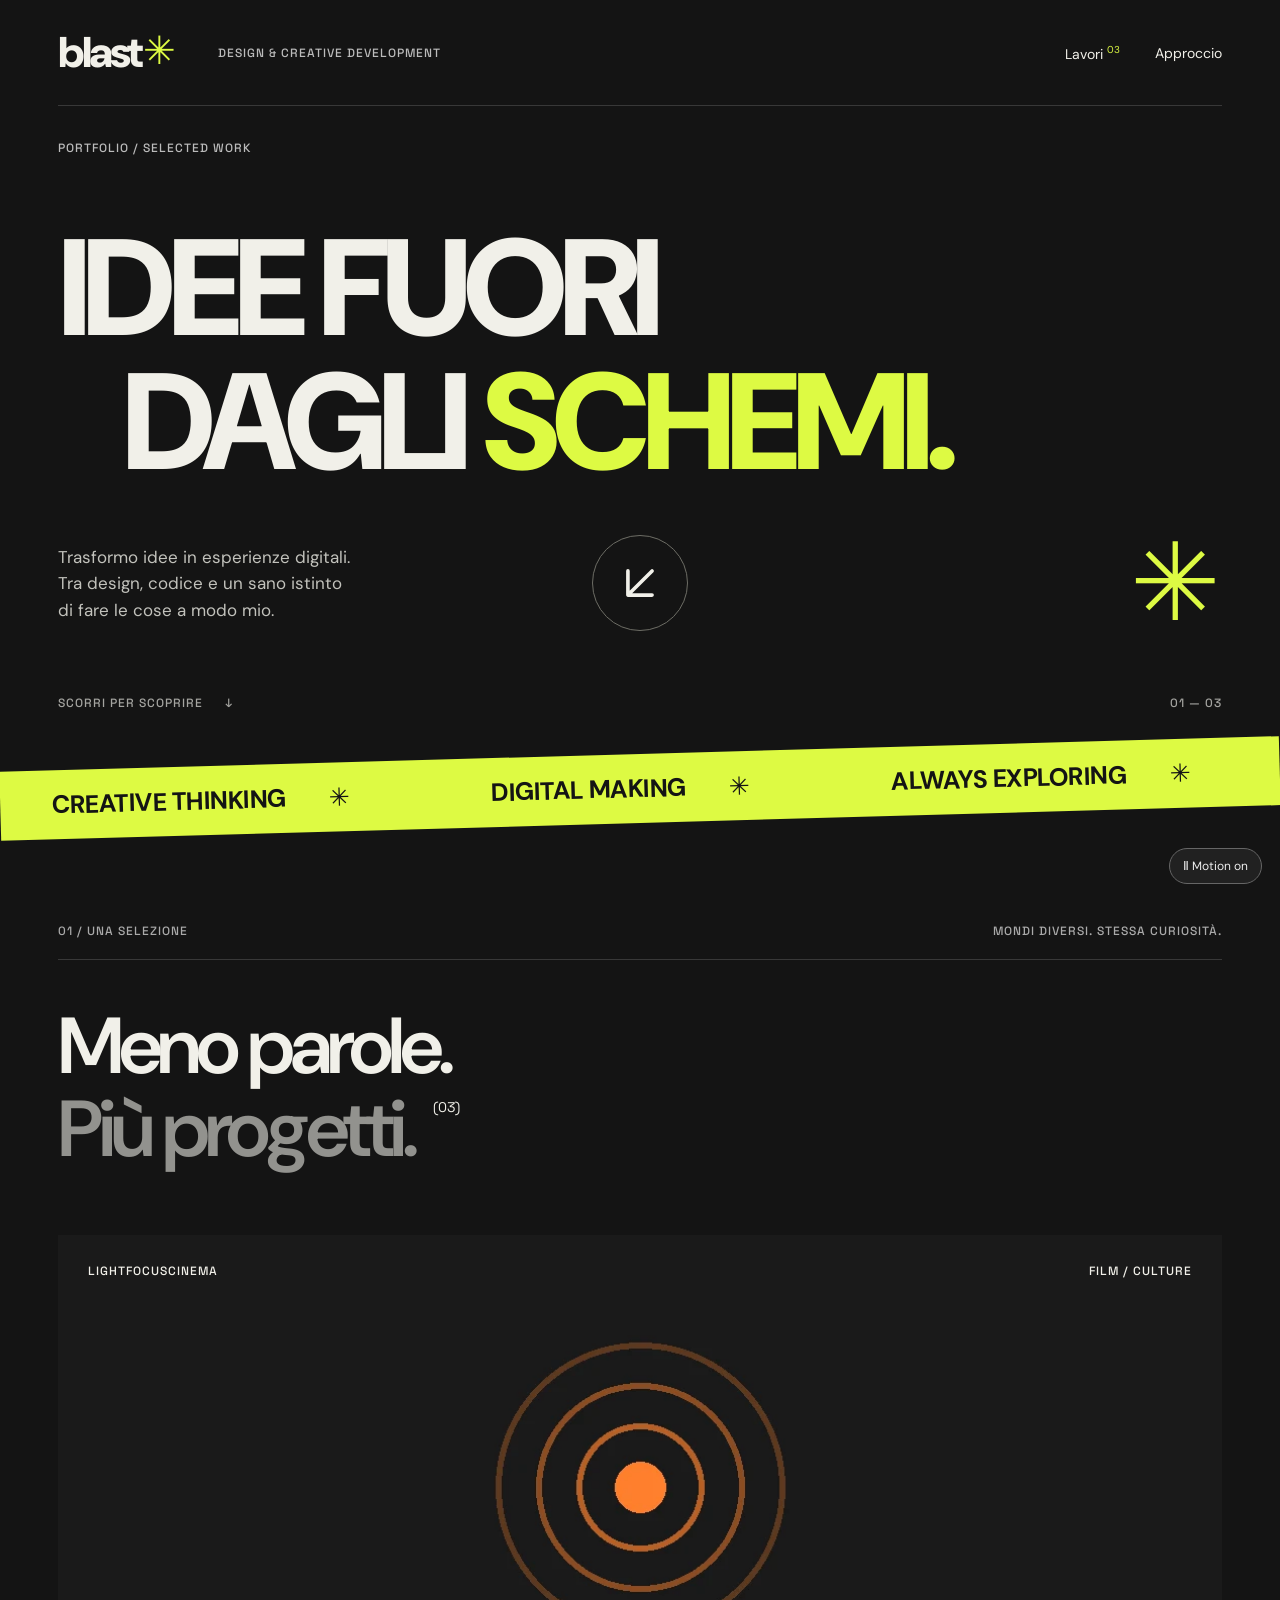
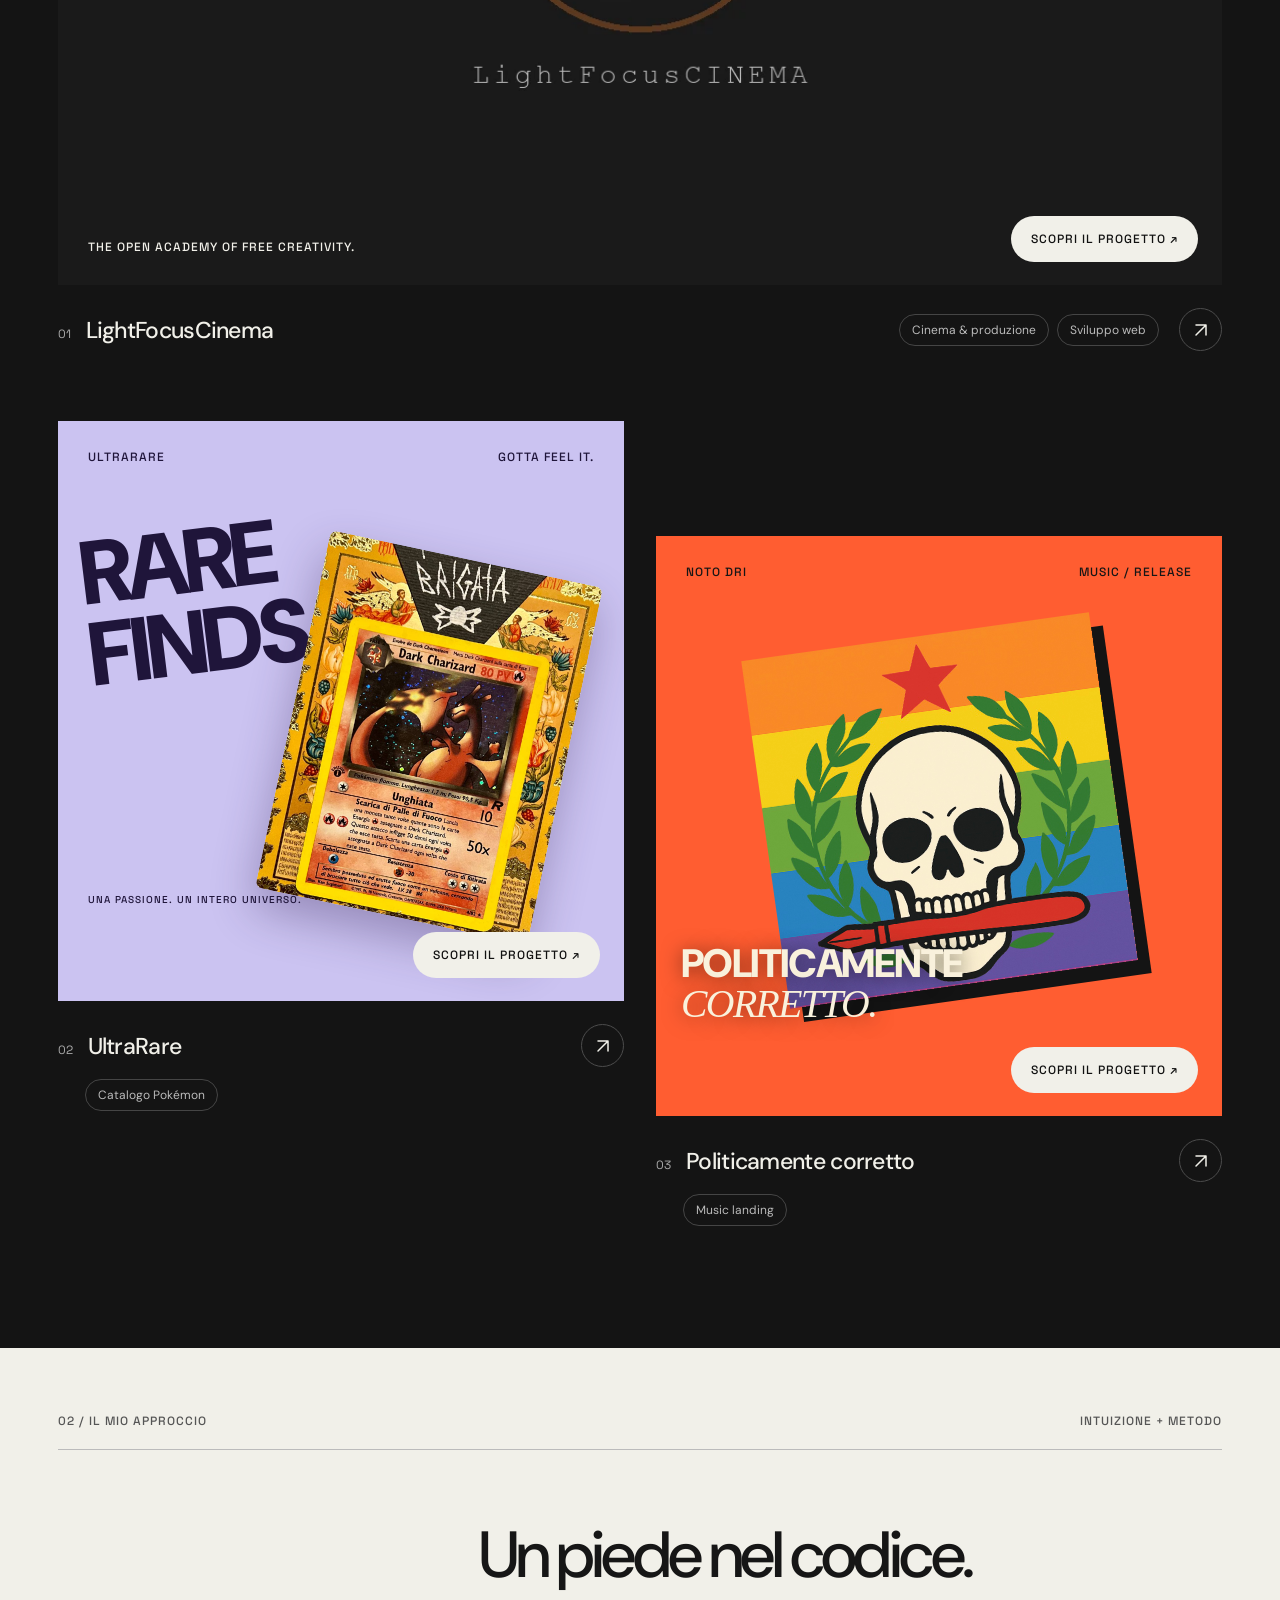
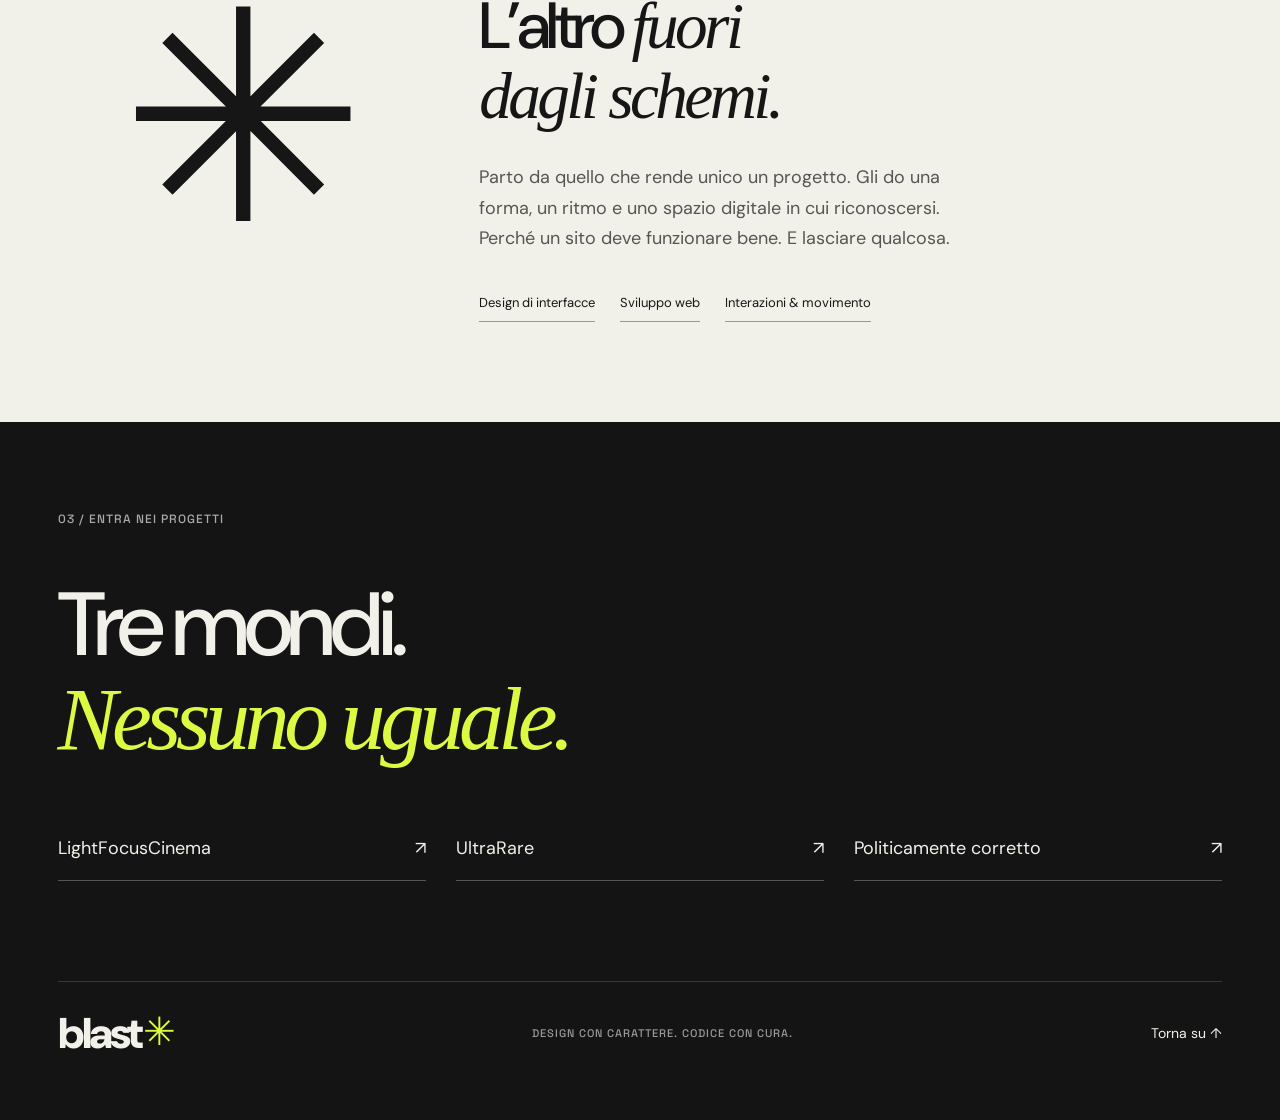
<file: index.html>
<!doctype html>
<html lang="it">
<head>
  <meta charset="utf-8"><meta name="viewport" content="width=device-width,initial-scale=1">
  <meta name="theme-color" content="#141414">
  <title>Blast — Idee fuori dagli schemi. Esperienze digitali.</title>
  <meta name="description" content="Il portfolio di Blast. Design e sviluppo web tra cinema, musica e collezionismo: scopri UltraRare, LightFocusCinema e Politicamente corretto.">
  <link rel="icon" type="image/svg+xml" href="data:image/svg+xml,%3Csvg xmlns='http://www.w3.org/2000/svg' viewBox='0 0 32 32'%3E%3Crect width='32' height='32' rx='7' fill='%23ddfa43'/%3E%3Cpath d='M16 5v22M5 16h22M8.2 8.2l15.6 15.6M8.2 23.8L23.8 8.2' fill='none' stroke='%23141414' stroke-width='4'/%3E%3C/svg%3E">
  <link rel="preconnect" href="https://fonts.googleapis.com"><link rel="preconnect" href="https://fonts.gstatic.com" crossorigin>
  <link href="https://fonts.googleapis.com/css2?family=Space+Grotesk:wght@400;500;600;700&family=DM+Sans:wght@400;500;600;700;800;900;1000&display=swap" rel="stylesheet">
  <link rel="stylesheet" href="style.css"><link rel="stylesheet" href="asterisk-cursor.css"><script src="app.js" defer></script><script src="asterisk-cursor.js" defer></script>
</head>
<body>
  <a class="skip" href="#lavori">Vai ai progetti</a>
  <div class="progress" aria-hidden="true"></div>
  <header class="nav">
    <a class="brand" href="#" aria-label="Blast, inizio pagina">blast<span>✳</span></a>
    <span class="nav-caption">DESIGN & CREATIVE DEVELOPMENT</span>
    <nav aria-label="Navigazione principale"><a href="#lavori">Lavori <sup>03</sup></a><a href="#approccio">Approccio</a></nav>
  </header>
  <main>
    <section class="hero" aria-labelledby="hero-title">
      <div class="hero-meta"><span>PORTFOLIO / SELECTED WORK</span></div>
      <h1 id="hero-title"><span class="title-line">IDEE FUORI</span><span class="title-line second">DAGLI <em>SCHEMI.</em></span></h1>
      <div class="hero-bottom"><p>Trasformo idee in esperienze digitali.<br>Tra design, codice e un sano istinto<br>di fare le cose a modo mio.</p><a class="round-link" href="#lavori" aria-label="Scopri i lavori selezionati"><svg class="circle-arrow" viewBox="0 0 24 24" fill="none" stroke="currentColor" stroke-width="1.5" stroke-linecap="round" stroke-linejoin="round" aria-hidden="true" focusable="false"><path d="M17 7 7 17M7 7v10h10"/></svg></a><div class="hero-note"><span class="asterisk" aria-hidden="true">✳</span></div></div>
      <div class="hero-index"><span>SCORRI PER SCOPRIRE</span><span>↓</span><span>01 — 03</span></div>
    </section>
    <div class="ticker" aria-hidden="true">
      <div class="ticker-track">
        <div class="ticker-group"><span>CREATIVE THINKING <b>✳</b></span><span>DIGITAL MAKING <b>✳</b></span><span>ALWAYS EXPLORING <b>✳</b></span></div>
        <div class="ticker-group"><span>CREATIVE THINKING <b>✳</b></span><span>DIGITAL MAKING <b>✳</b></span><span>ALWAYS EXPLORING <b>✳</b></span></div>
      </div>
    </div>
    <section class="work" id="lavori" aria-labelledby="work-title">
      <div class="section-top"><span class="eyebrow">01 / UNA SELEZIONE</span><span>MONDI DIVERSI. STESSA CURIOSITÀ.</span></div>
      <h2 id="work-title">Meno parole.<br><span>Più progetti.</span><sup>(03)</sup></h2>
      <article class="project project-cinema" data-project="cinema">
        <button class="project-art cinema-art" data-open="cinema" aria-label="Scopri il progetto LightFocusCinema"><img src="assets/lightfocuscinema-logo.webp" alt="Logo LightFocusCinema" width="400" height="500" loading="lazy"><div class="art-top"><span>LIGHTFOCUSCINEMA</span><span>FILM / CULTURE</span></div><span class="art-caption">THE OPEN ACADEMY OF FREE CREATIVITY.</span><span class="view-project">SCOPRI IL PROGETTO ↗</span></button>
        <div class="project-info"><div><span class="project-number">01</span><h3>LightFocusCinema</h3></div><div class="project-tags"><span>Cinema & produzione</span><span>Sviluppo web</span></div><button class="arrow-button" data-open="cinema" aria-label="Apri LightFocusCinema"><svg class="circle-arrow" viewBox="0 0 24 24" fill="none" stroke="currentColor" stroke-width="1.5" stroke-linecap="round" stroke-linejoin="round" aria-hidden="true" focusable="false"><path d="M7 17 17 7M7 7h10v10"/></svg></button></div>
      </article>
      <div class="project-grid">
        <article class="project" data-project="ultrarare"><button class="project-art rare-art" data-open="ultrarare" aria-label="Scopri il progetto UltraRare"><div class="art-top"><span>ULTRARARE</span><span>GOTTA FEEL IT.</span></div><span class="rare-word" aria-hidden="true">RARE<br>FINDS.</span><img src="assets/ultrarare.jpeg" alt="Carta Dark Charizard dalla collezione UltraRare" loading="lazy"><span class="art-caption">UNA PASSIONE. UN INTERO UNIVERSO.</span><span class="view-project">SCOPRI IL PROGETTO ↗</span></button><div class="project-info"><div><span class="project-number">02</span><h3>UltraRare</h3></div><div class="project-tags"><span>Catalogo Pokémon</span></div><button class="arrow-button" data-open="ultrarare" aria-label="Apri UltraRare"><svg class="circle-arrow" viewBox="0 0 24 24" fill="none" stroke="currentColor" stroke-width="1.5" stroke-linecap="round" stroke-linejoin="round" aria-hidden="true" focusable="false"><path d="M7 17 17 7M7 7h10v10"/></svg></button></div></article>
        <article class="project project-noto" data-project="noto"><button class="project-art noto-art" data-open="noto" aria-label="Scopri il progetto Politicamente corretto"><div class="art-top"><span>NOTO DRI</span><span>MUSIC / RELEASE</span></div><img src="assets/noto.jpeg" alt="Copertina di Politicamente corretto di Noto Dri" loading="lazy"><span class="noto-word">POLITICAMENTE<br><i>CORRETTO.</i></span><span class="view-project">SCOPRI IL PROGETTO ↗</span></button><div class="project-info"><div><span class="project-number">03</span><h3>Politicamente corretto</h3></div><div class="project-tags"><span>Music landing</span></div><button class="arrow-button" data-open="noto" aria-label="Apri Politicamente corretto"><svg class="circle-arrow" viewBox="0 0 24 24" fill="none" stroke="currentColor" stroke-width="1.5" stroke-linecap="round" stroke-linejoin="round" aria-hidden="true" focusable="false"><path d="M7 17 17 7M7 7h10v10"/></svg></button></div></article>
      </div>
    </section>
    <section class="approach" id="approccio"><div class="section-top"><span class="eyebrow">02 / IL MIO APPROCCIO</span><span>INTUIZIONE + METODO</span></div><div class="approach-content"><span class="big-star" aria-hidden="true">✳</span><div><h2>Un piede nel codice.<br>L’altro <em>fuori<br>dagli schemi.</em></h2><p>Parto da quello che rende unico un progetto. Gli do una forma, un ritmo e uno spazio digitale in cui riconoscersi. Perché un sito deve funzionare bene. E lasciare qualcosa.</p><div class="skills"><span>Design di interfacce</span><span>Sviluppo web</span><span>Interazioni & movimento</span></div></div></div></section>
    <section class="end-section" id="esplora"><span class="eyebrow">03 / ENTRA NEI PROGETTI</span><h2>Tre mondi.<br><em>Nessuno uguale.</em></h2><div class="project-links"><button data-open="cinema">LightFocusCinema <span>↗</span></button><button data-open="ultrarare">UltraRare <span>↗</span></button><button data-open="noto">Politicamente corretto <span>↗</span></button></div></section>
  </main>
  <footer><a class="brand" href="#">blast<span>✳</span></a><span>DESIGN CON CARATTERE. CODICE CON CURA.</span><a href="#">Torna su ↑</a></footer>
  <button class="motion-toggle" aria-pressed="false" title="Metti in pausa le animazioni">Ⅱ <span>Motion on</span></button>
  <dialog id="project-dialog" aria-labelledby="dialog-title"><button class="dialog-close" aria-label="Chiudi progetto">×</button><div class="dialog-image"><img alt="" id="dialog-img"></div><div class="dialog-body"><span class="eyebrow" id="dialog-category"></span><h2 id="dialog-title"></h2><p id="dialog-description"></p><div id="dialog-links"></div></div></dialog>
</body>
</html>
</file>
<file: style.css>
:root{--bg:#141414;--paper:#f1f0e9;--acid:#ddfa43;--line:#383838;--muted:#aaa;font-family:'DM Sans',Arial,sans-serif;color:var(--paper);background:var(--bg);font-synthesis:none;scroll-behavior:smooth;scroll-padding-top:90px}*{box-sizing:border-box}body{margin:0}button,a{-webkit-tap-highlight-color:transparent}a{color:inherit;text-decoration:none}button{font:inherit;color:inherit;cursor:pointer}button:focus-visible,a:focus-visible{outline:3px solid var(--acid);outline-offset:6px}::selection{background:var(--acid);color:var(--bg)}.skip{position:fixed;top:-80px;left:20px;background:var(--acid);color:#111;padding:15px;z-index:100}.skip:focus{top:15px}.progress{position:fixed;top:0;left:0;height:3px;width:0;background:var(--acid);z-index:50}.nav{height:106px;margin:0 4.5%;display:flex;align-items:center;border-bottom:1px solid var(--line);gap:45px}.brand{font-size:43px;font-weight:1000;letter-spacing:-3px;line-height:1}.brand span{color:var(--acid);display:inline-block;font-size:39px;vertical-align:top;margin-left:3px}.nav-caption,.eyebrow,.hero-meta,.hero-index,.section-top,.hero-note,.art-top,.art-caption,.view-project,footer>span{font-family:'Space Grotesk',sans-serif;font-size:12px;letter-spacing:1px;font-weight:500}.nav-caption{color:#bbb}.nav nav{margin-left:auto;display:flex;gap:35px;align-items:center;font-size:14px}.nav nav>a{padding:10px 0}.nav sup{font-size:10px;color:var(--acid)}.nav .nav-cta{border:1px solid #626262;border-radius:30px;padding:12px 22px}.hero{padding:34px 4.5% 23px;overflow:hidden}.hero-meta{display:flex;justify-content:space-between;color:#bbb}.hero h1{font-size:clamp(74px,10.7vw,180px);font-weight:900;line-height:.98;letter-spacing:-.065em;margin:65px 0 40px}.title-line{display:block}.hero h1 em{font-style:normal;color:var(--acid)}.second{padding-left:5.5%}.hero-bottom{display:grid;grid-template-columns:1fr 1fr 1fr;align-items:center;margin-bottom:58px}.hero-bottom p{font-size:17px;line-height:1.55;color:#c2c2bc;margin:0}.round-link{justify-self:center;width:96px;height:96px;border:1px solid #6d6d65;border-radius:50%;font-size:58px;display:grid;place-items:center;transition:background .3s,color .3s,transform .3s}.round-link:hover{background:var(--acid);color:#141414;transform:rotate(-45deg)}.hero-note{display:flex;align-items:center;gap:23px;justify-content:end;line-height:1.7}.asterisk{font-size:108px;line-height:1;color:var(--acid);display:inline-block;animation:rotate 25s linear infinite}.hero-index{display:flex;align-items:center;gap:22px;color:#a4a4a0;font-size:12px}.hero-index>span:last-child{margin-left:auto}.ticker{background:var(--acid);color:#141414;overflow:hidden;padding:18px 0;transform:rotate(-1.6deg);margin:20px 0 45px;width:100%;font-size:25px;font-weight:700;letter-spacing:-.5px}.ticker-track{display:flex;width:max-content;animation:marquee 35s linear infinite;white-space:nowrap}.ticker-group{display:flex;flex-shrink:0;align-items:center;justify-content:space-around;min-width:100vw}.ticker-group>span{flex-shrink:0}.ticker b{padding:0 38px}.work{padding:55px 4.5% 90px}.section-top{display:flex;justify-content:space-between;color:#aaa;padding-bottom:20px;border-bottom:1px solid var(--line)}.work h2{font-size:clamp(50px,6.2vw,100px);font-weight:600;letter-spacing:-.06em;line-height:1.04;margin:45px 0 65px}.work h2>span{color:#92928e}.work h2 sup{font:14px 'Space Grotesk',sans-serif;letter-spacing:0;vertical-align:top;display:inline-block;margin:10px 0 0 18px}.project-art{width:100%;border:0;position:relative;display:block;overflow:hidden;text-align:left;padding:0;isolation:isolate}.cinema-art{height:650px;background:#303328}.cinema-art>img{width:100%;height:100%;object-fit:cover;object-position:50% 42%;filter:brightness(.65);transition:transform 1s,filter 1s}.cinema-art:after{content:'';position:absolute;inset:0;background:linear-gradient(0deg,#0007,transparent 80%);z-index:0;pointer-events:none}.art-top{position:absolute;z-index:2;top:28px;left:30px;right:30px;display:flex;justify-content:space-between;font-size:12px}.cinema-title{position:absolute;z-index:1;left:5%;top:17%;font-size:clamp(60px,7.5vw,120px);line-height:.92;letter-spacing:-.06em;font-weight:800}.cinema-title i{font-family:Georgia,serif;font-weight:400}.art-caption{position:absolute;bottom:30px;left:30px;z-index:2}.view-project{position:absolute;z-index:3;bottom:23px;right:24px;background:var(--paper);color:#111;border-radius:28px;padding:15px 20px;transition:background .25s}.project-art:hover .view-project{background:var(--acid)}.project-art:hover>img{transform:scale(1.04)}.project-info{display:flex;align-items:center;gap:20px;padding:23px 0 32px}.project-info>div:first-child{display:flex;align-items:baseline;gap:15px}.project-number{font:12px 'Space Grotesk';color:#aaa}.project-info h3{font-size:23px;letter-spacing:-.7px;font-weight:500;margin:0}.project-tags{display:flex;gap:8px;margin-left:auto}.project-tags>span{border:1px solid #454545;border-radius:20px;padding:7px 12px;font-size:12px;color:#bbb}.arrow-button{border:1px solid #4c4c4c;border-radius:50%;width:43px;height:43px;background:none;font-size:24px;flex-shrink:0}.arrow-button:hover{background:var(--acid);color:#141414}.project-grid{display:grid;grid-template-columns:1fr 1fr;gap:32px;margin-top:38px}.project-grid .project-art{height:580px}.project-grid .project-info{flex-wrap:wrap;gap:12px}.project-grid .project-tags{margin-left:27px;order:3;flex-basis:100%}.project-grid .arrow-button{margin-left:auto}.project-noto{margin-top:115px}.rare-art{background:#cbc3f1;color:#1f153a}.rare-word{position:absolute;top:100px;left:25px;font-size:clamp(70px,7vw,115px);line-height:.9;letter-spacing:-.06em;font-weight:1000;transform:rotate(-7deg)}.rare-art>img{position:absolute;height:63%;width:49%;object-fit:cover;top:23%;left:41%;transform:rotate(12deg);box-shadow:0 20px 45px #33205555;transition:transform .7s;border-radius:7px}.rare-art:hover>img{transform:rotate(3deg) translateY(-15px)}.rare-art .art-caption{font-size:10px;bottom:95px}.noto-art{background:#ff5d31;color:#161616}.noto-art>img{position:absolute;width:62%;left:19%;top:17%;transform:rotate(-8deg);transition:transform .7s;box-shadow:12px 15px 0 #141414}.noto-art:hover>img{transform:rotate(0)}.noto-word{position:absolute;left:25px;bottom:92px;font-size:clamp(26px,3.1vw,49px);line-height:1;letter-spacing:-.04em;font-weight:900;color:#f9f1dc;text-shadow:0 2px 20px #0008}.noto-word i{font-family:Georgia,serif;font-weight:400}.approach{padding:65px 4.5% 100px;background:var(--paper);color:#161616}.approach .section-top{color:#555;border-color:#bbb}.approach-content{display:grid;grid-template-columns:1fr 2fr;gap:50px;padding-top:70px}.big-star{font-size:clamp(130px,23vw,330px);line-height:1;display:block;align-self:center;justify-self:center}.approach h2{font-size:clamp(40px,5.1vw,80px);font-weight:500;line-height:1.08;letter-spacing:-.055em;margin:0 0 30px}.approach h2 em{font-family:Georgia,serif;font-weight:400}.approach p{max-width:510px;font-size:18px;line-height:1.7;color:#555}.skills{display:flex;flex-wrap:wrap;gap:10px;margin-top:30px}.skills span{font-size:13px;border-bottom:1px solid #999;padding:10px 0;margin-right:15px}.end-section{padding:85px 4.5% 100px}.end-section>.eyebrow{color:#aaa}.end-section h2{font-size:clamp(50px,7vw,105px);letter-spacing:-.06em;font-weight:500;line-height:1.05;margin:50px 0}.end-section h2 em{color:var(--acid);font-family:Georgia,serif;font-weight:400}.project-links{display:grid;grid-template-columns:repeat(3,1fr);gap:30px}.project-links button{border:0;border-bottom:1px solid #555;background:none;padding:20px 0;text-align:left;font-size:18px;display:flex;justify-content:space-between;gap:10px}.project-links button:hover{color:var(--acid)}footer{margin:0 4.5%;padding:30px 0 65px;border-top:1px solid var(--line);display:flex;justify-content:space-between;align-items:center;gap:20px}footer>span{color:#999;font-size:11px}footer>a:last-child{font-size:14px}.motion-toggle{position:fixed;bottom:16px;right:18px;z-index:20;background:#242424e8;border:1px solid #666;color:#eee;padding:9px 13px;border-radius:25px;font-size:12px;backdrop-filter:blur(10px)}dialog{background:var(--paper);color:#171717;border:0;padding:0;width:min(880px,92vw);max-height:88vh;overflow:auto}dialog::backdrop{background:#000b;backdrop-filter:blur(9px)}.dialog-close{position:absolute;z-index:2;right:16px;top:16px;border:0;border-radius:50%;background:var(--acid);color:#171717;width:44px;height:44px;font-size:30px}.dialog-image{height:260px;background:#222}.dialog-image img{width:100%;height:100%;object-fit:cover}.dialog-body{padding:35px}.dialog-body h2{font-size:40px;line-height:1.05;letter-spacing:-1.5px;margin:15px 0}.dialog-body p{font-size:17px;line-height:1.6;color:#555}.dialog-body a{display:inline-flex;padding:14px 20px;background:#161616;color:white;margin:10px 8px 0 0}.dialog-body a:hover{background:#404040}.dialog-body .link-note{font-size:14px}.reveal{transition:opacity .8s,translate .8s}.reveal.waiting{opacity:0;translate:0 45px}.paused *{animation-play-state:paused!important}.paused{scroll-behavior:auto}.paused .reveal{transition:none}.paused .reveal.waiting{opacity:1;translate:0}.paused .project-art>img{transition:none}@keyframes rotate{to{transform:rotate(360deg)}}@keyframes marquee{to{transform:translateX(-50%)}}@media(min-width:1600px){.nav,.hero,.work,.approach,.end-section,footer{padding-left:max(4.5%,calc((100vw - 1600px)/2));padding-right:max(4.5%,calc((100vw - 1600px)/2))}.nav,footer{margin:0}.hero h1{font-size:170px}}@media(max-width:900px){.nav-caption{display:none}.hero h1{margin-top:65px}.hero-note{gap:12px}.hero-note>span:last-child{font-size:10px}.asterisk{font-size:80px}.cinema-art{height:530px}.project-grid .project-art{height:440px}.project-info h3{font-size:19px}.project-cinema .project-tags{display:none}.noto-word{bottom:95px}.rare-art>img{height:58%;width:53%;left:36%}.project-links{gap:20px}.project-links button{font-size:16px}}@media(max-width:600px){.nav{height:82px}.brand{font-size:34px}.brand span{font-size:31px}.nav nav{gap:18px;font-size:13px}.nav .nav-cta{display:none}.hero{padding-top:24px}.hero-meta{font-size:10px;letter-spacing:.4px}.hero-meta>span:last-child{display:none}.hero h1{font-size:clamp(44px,11.3vw,68px);margin:60px 0 38px;letter-spacing:-.065em}.second{padding-left:0}.hero-bottom{grid-template-columns:1fr auto;margin-bottom:50px;gap:25px}.hero-bottom p{font-size:15px}.round-link{width:66px;height:66px;font-size:42px}.hero-note{grid-column:1/-1;justify-content:start;gap:15px;margin-top:5px}.asterisk{font-size:58px}.hero-note>span:last-child{font-size:11px}.hero-index{font-size:10px}.ticker{font-size:20px;padding:14px 0;margin:10px 0 20px}.ticker b{padding:0 20px}.work{padding-top:35px;padding-bottom:50px}.section-top{font-size:10px}.section-top>span:last-child{display:none}.work h2{font-size:53px;margin:35px 0}.cinema-art{height:480px}.cinema-title{font-size:70px;top:25%}.art-top{top:20px;left:20px;right:20px;font-size:10px}.art-caption{left:20px;bottom:92px;font-size:10px}.view-project{right:18px;bottom:20px;font-size:11px;padding:13px 17px}.project-info{padding:18px 0}.project-info h3{font-size:20px}.project-grid{grid-template-columns:1fr;gap:30px;margin-top:20px}.project-grid .project-art{height:490px}.project-noto{margin-top:0}.rare-word{font-size:85px;top:90px}.rare-art>img{height:65%;width:52%;top:21%;left:38%}.noto-word{font-size:37px}.noto-art>img{width:63%;left:18%;top:14%}.approach{padding-top:35px;padding-bottom:50px}.approach-content{grid-template-columns:1fr;gap:30px;padding-top:35px}.big-star{font-size:100px;justify-self:start}.approach h2{font-size:44px}.approach p{font-size:16px}.end-section{padding:55px 4.5%}.end-section h2{font-size:50px;margin:35px 0}.project-links{grid-template-columns:1fr;gap:0}footer{flex-wrap:wrap;padding-bottom:75px}footer>span{order:3;flex-basis:100%;font-size:10px}.dialog-image{height:200px}.dialog-body{padding:25px}.dialog-body h2{font-size:33px}}@media(prefers-reduced-motion:reduce){:root{scroll-behavior:auto}*,*::before,*::after{animation:none!important;transition:none!important}.reveal.waiting{opacity:1;translate:0}}

.hero h1{translate:var(--shift-x,0px) var(--shift-y,0px);transition:translate .7s ease-out}.title-line{animation:enter .9s cubic-bezier(.2,.8,.2,1) both}.title-line.second{animation-delay:.14s}.paused .hero h1{translate:0 0}@keyframes enter{from{opacity:0;transform:translateY(65px) rotate(2deg);clip-path:inset(0 0 100% 0)}to{opacity:1;transform:none;clip-path:inset(0)}}@media(prefers-reduced-motion:reduce){.hero h1{translate:0 0}}

/* Center circular arrows independently of font metrics and button defaults. */
.round-link,.arrow-button{display:grid;place-items:center;padding:0;line-height:1}.circle-arrow{display:block;width:1em;height:1em;pointer-events:none}

/* Show the complete LightFocusCinema logo without photo overlays or cropping. */
.cinema-art{background:#1a1a1a}.cinema-art>img{object-fit:contain;object-position:center;padding:60px 24px 85px;filter:none}.cinema-art:after{display:none}.dialog-image.is-logo{background:#1a1a1a}.dialog-image.is-logo img{object-fit:contain;padding:16px}
@media(max-width:600px){.cinema-art>img{padding:55px 20px 115px}}
</file>
<file: asterisk-cursor.css>
/* Blast's Asterisk cursor: no central dot, no input interception. */
.blast-cursor-layer{position:fixed;inset:0;z-index:10000;pointer-events:none;overflow:hidden;display:none}
html.blast-cursor-active .blast-cursor-layer{display:block}
html.blast-cursor-active,html.blast-cursor-active *{cursor:none!important}
.blast-cursor{position:absolute;left:0;top:0;width:0;height:0;pointer-events:none}
.blast-cursor-shape{position:absolute;width:38px;height:38px;left:-19px;top:-19px;display:grid;place-items:center;scale:1;transition:scale .18s ease-out}
.blast-cursor-symbol{display:block;color:#ddfa43;font:38px/1 Arial,sans-serif;text-shadow:0 1px 2px #141414,0 0 1px #141414;transform-origin:center;transition:transform .2s ease-out}
.blast-cursor.is-hovering .blast-cursor-symbol{animation:blast-cursor-orbit 2.4s linear infinite}
.blast-cursor.is-pressed .blast-cursor-shape{scale:.65}
.blast-cursor.is-pressed .blast-cursor-symbol{animation-duration:.35s}
.blast-cursor-burst{position:absolute;width:0;height:0;pointer-events:none}
.blast-cursor-burst i{position:absolute;left:0;top:0;display:block;color:#ddfa43;font:19px/1 Arial,sans-serif;text-shadow:0 1px 2px #141414;animation:blast-cursor-constellation .8s cubic-bezier(.16,.7,.3,1) both}
.blast-cursor-burst i:nth-child(even){font-size:12px}
@keyframes blast-cursor-orbit{from{transform:rotate(0deg) scale(1.4)}to{transform:rotate(360deg) scale(1.4)}}
@keyframes blast-cursor-constellation{0%{opacity:1;transform:translate(-50%,-50%) rotate(0deg) scale(.25)}60%{opacity:1}100%{opacity:0;transform:translate(calc(-50% + var(--star-x)),calc(-50% + var(--star-y))) rotate(var(--star-turn)) scale(.5)}}
.paused .blast-cursor-symbol{animation:none!important}
.paused .blast-cursor-shape{transition:none;scale:1!important}
.paused .blast-cursor-burst{display:none}
@media(prefers-reduced-motion:reduce){.blast-cursor-symbol{animation:none!important;transition:none}.blast-cursor-shape{transition:none;scale:1!important}.blast-cursor-burst{display:none}}
@media(forced-colors:active){html.blast-cursor-active,html.blast-cursor-active *{cursor:auto!important}.blast-cursor-layer{display:none!important}}
</file>
